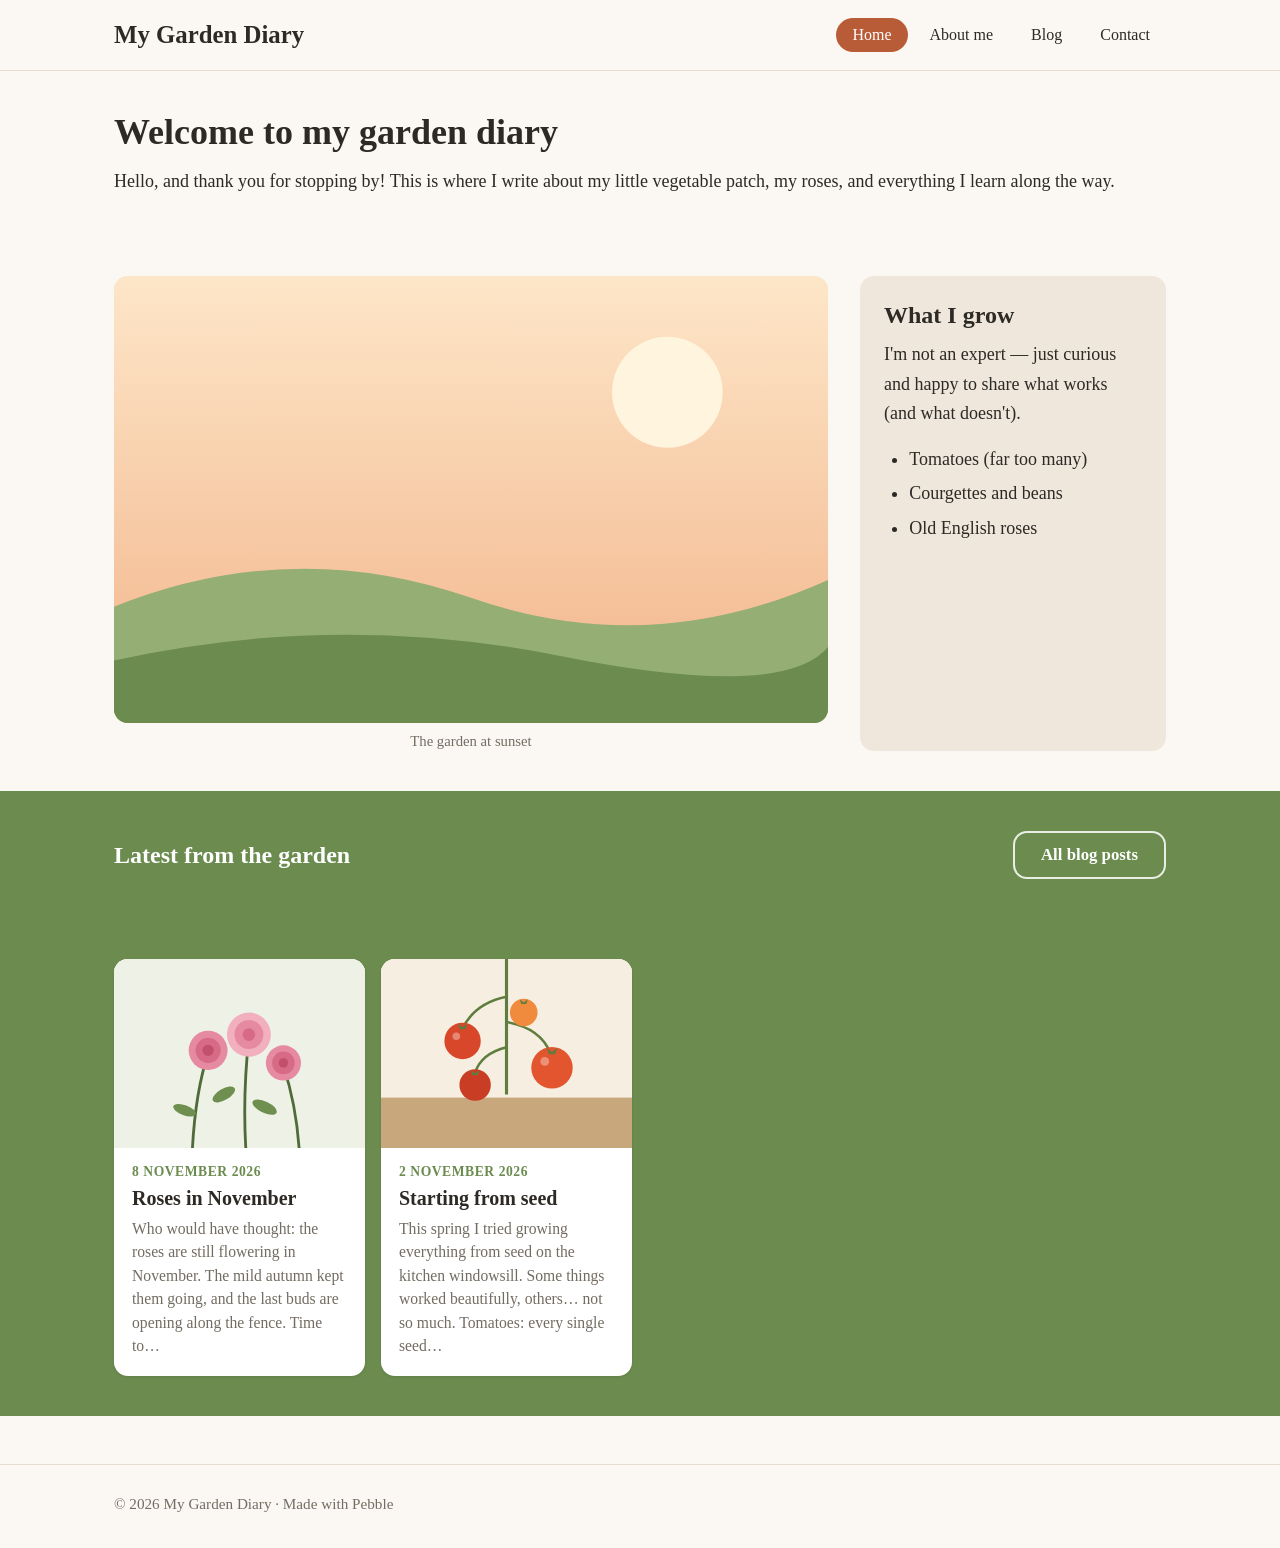
<file: example-site/index.html>
<!DOCTYPE html>
<html lang="en">
<head>
  <meta charset="utf-8">
  <meta name="viewport" content="width=device-width, initial-scale=1">
  <meta name="generator" content="Pebble">
  <title>Home – My Garden Diary</title>
  <link rel="stylesheet" href="global.css">
</head>
<body class="is-page">
  <!-- Made with Pebble. Pebble edits site.json and rewrites this file from it. -->
  <header class="site-header">
    <section class="page-section">
      <div class="section-columns section-columns--center" style="--columns:42fr 58fr">
        <div class="section-column">
          <div class="block block-site-title">
            <a class="site-title" href="index.html"><span class="site-title__name">My Garden Diary</span></a>
          </div>
        </div>
        <div class="section-column">
          <nav class="block block-menu block-menu--right" aria-label="Site menu">
            <input class="site-menu__toggle" type="checkbox" id="site-menu-1" aria-label="Open the menu"><label class="site-menu__burger" for="site-menu-1" aria-hidden="true"><span></span><span></span><span></span></label><ul class="site-menu"><li><a href="index.html" aria-current="page">Home</a></li><li><a href="about.html">About me</a></li><li><a href="blog.html">Blog</a></li><li><a href="contact.html">Contact</a></li></ul>
          </nav>
        </div>
      </div>
    </section>
  </header>

  <main class="site-main" id="main">
    <section class="page-section">
      <div class="section-columns">
        <div class="section-column">
          <section class="block block-text">
            <div class="block-text__content rich-text"><h2>Welcome to my garden diary</h2><p>Hello, and thank you for stopping by! This is where I write about my little vegetable patch, my roses, and everything I learn along the way.</p></div>
          </section>
        </div>
      </div>
    </section>
    <section class="page-section">
      <div class="section-columns" style="--columns:70fr 30fr">
        <div class="section-column">
          <figure class="block block-image">
            <div class="block-image__media"><img src="assets/images/garden-sunset.svg" alt="The garden at sunset" loading="lazy"></div><figcaption class="block-image__caption">The garden at sunset</figcaption>
          </figure>
        </div>
        <div class="section-column section-column--filled" style="--column-bg:#efe7db">
          <section class="block block-text">
            <div class="block-text__content rich-text"><h3>What I grow</h3><p>I'm not an expert — just curious and happy to share what works (and what doesn't).</p><ul><li>Tomatoes (far too many)</li><li>Courgettes and beans</li><li>Old English roses</li></ul></div>
          </section>
        </div>
      </div>
    </section>
    <section class="page-section page-section--filled page-section--light" style="--section-bg:#6b8b4f">
      <div class="section-columns section-columns--center" style="--columns:67fr 33fr">
        <div class="section-column">
          <section class="block block-text">
            <div class="block-text__content rich-text"><h3>Latest from the garden</h3></div>
          </section>
        </div>
        <div class="section-column">
          <div class="block block-button block-button--right">
            <a class="block-button__link block-button__link--secondary" href="blog.html">All blog posts</a>
          </div>
        </div>
      </div>
    </section>
    <section class="page-section page-section--filled page-section--light" style="--section-bg:#6b8b4f">
      <div class="section-columns">
        <div class="section-column">
          <section class="block block-blog-feed">
            <div class="blog-feed">
              <a class="blog-card" href="blog/roses-in-november.html"><div class="blog-card__media"><img src="assets/images/roses.svg" alt="" loading="lazy"></div><div class="blog-card__body"><time class="blog-card__date" datetime="2026-11-08">8 November 2026</time><h3 class="blog-card__title">Roses in November</h3><p class="blog-card__excerpt">Who would have thought: the roses are still flowering in November. The mild autumn kept them going, and the last buds are opening along the fence. Time to…</p></div></a>
              <a class="blog-card" href="blog/starting-from-seed.html"><div class="blog-card__media"><img src="assets/images/tomatoes.svg" alt="" loading="lazy"></div><div class="blog-card__body"><time class="blog-card__date" datetime="2026-11-02">2 November 2026</time><h3 class="blog-card__title">Starting from seed</h3><p class="blog-card__excerpt">This spring I tried growing everything from seed on the kitchen windowsill. Some things worked beautifully, others… not so much. Tomatoes: every single seed…</p></div></a>
            </div>
          </section>
        </div>
      </div>
    </section>
  </main>

  <footer class="site-footer">
    <section class="page-section">
      <div class="section-columns">
        <div class="section-column">
          <section class="block block-text">
            <div class="block-text__content rich-text"><p>© 2026 My Garden Diary · Made with Pebble</p></div>
          </section>
        </div>
      </div>
    </section>
  </footer>
</body>
</html>
</file>
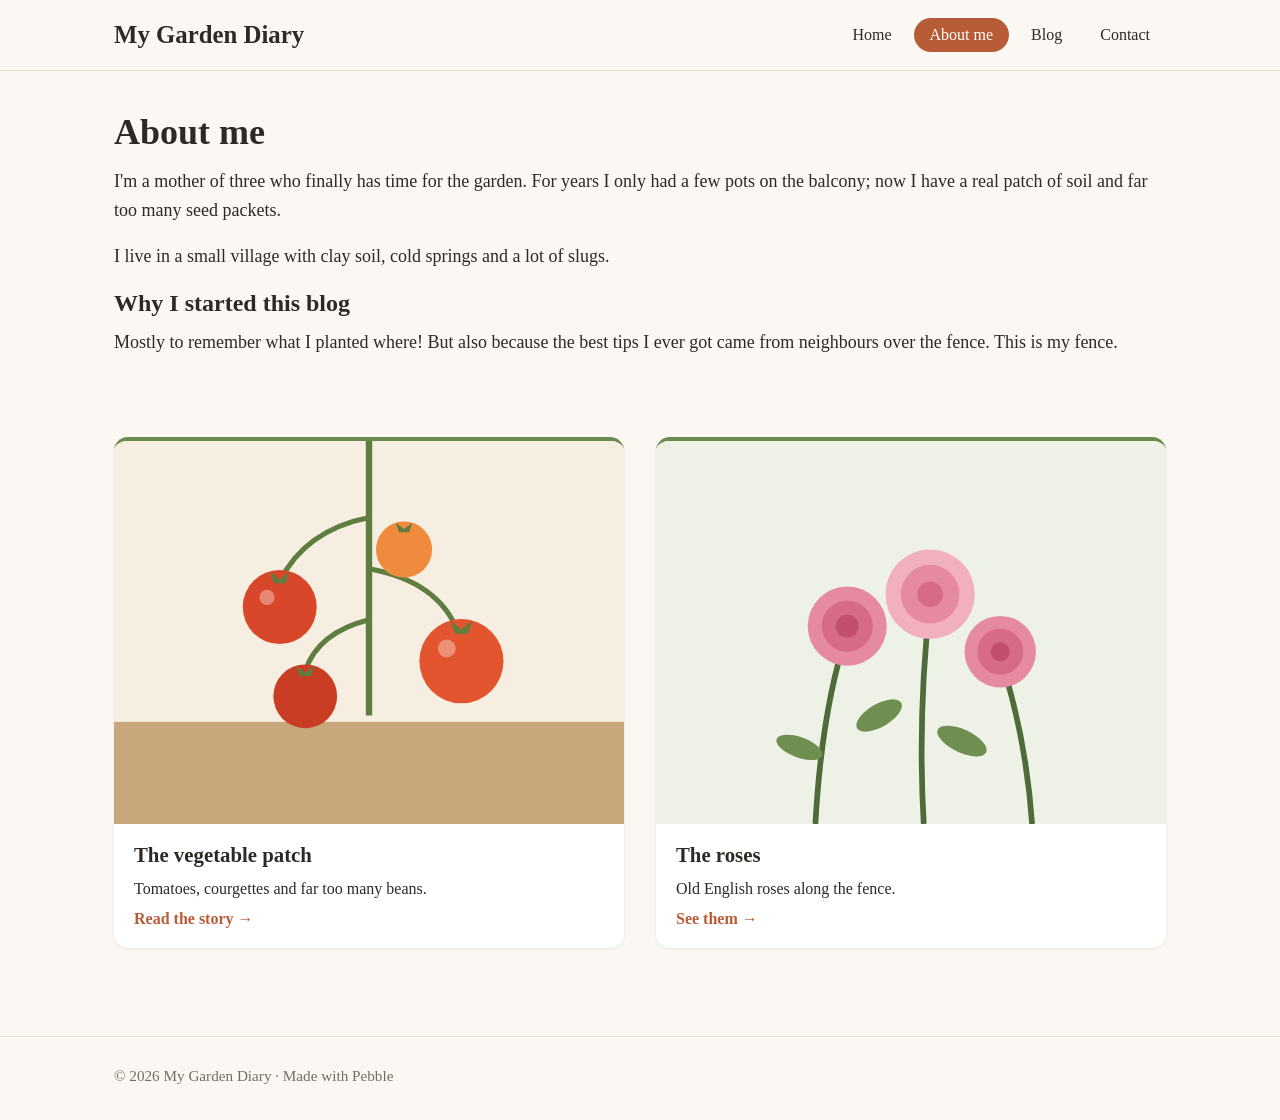
<file: example-site/about.html>
<!DOCTYPE html>
<html lang="en">
<head>
  <meta charset="utf-8">
  <meta name="viewport" content="width=device-width, initial-scale=1">
  <meta name="generator" content="Pebble">
  <title>About me – My Garden Diary</title>
  <link rel="stylesheet" href="global.css">
</head>
<body class="is-page">
  <!-- Made with Pebble. Pebble edits site.json and rewrites this file from it. -->
  <header class="site-header">
    <section class="page-section">
      <div class="section-columns section-columns--center" style="--columns:42fr 58fr">
        <div class="section-column">
          <div class="block block-site-title">
            <a class="site-title" href="index.html"><span class="site-title__name">My Garden Diary</span></a>
          </div>
        </div>
        <div class="section-column">
          <nav class="block block-menu block-menu--right" aria-label="Site menu">
            <input class="site-menu__toggle" type="checkbox" id="site-menu-1" aria-label="Open the menu"><label class="site-menu__burger" for="site-menu-1" aria-hidden="true"><span></span><span></span><span></span></label><ul class="site-menu"><li><a href="index.html">Home</a></li><li><a href="about.html" aria-current="page">About me</a></li><li><a href="blog.html">Blog</a></li><li><a href="contact.html">Contact</a></li></ul>
          </nav>
        </div>
      </div>
    </section>
  </header>

  <main class="site-main" id="main">
    <section class="page-section">
      <div class="section-columns">
        <div class="section-column">
          <section class="block block-text">
            <div class="block-text__content rich-text"><h2>About me</h2><p>I'm a mother of three who finally has time for the garden. For years I only had a few pots on the balcony; now I have a real patch of soil and far too many seed packets.</p><p>I live in a small village with clay soil, cold springs and a lot of slugs.</p></div>
          </section>
          <section class="block block-text">
            <div class="block-text__content rich-text"><h3>Why I started this blog</h3><p>Mostly to remember what I planted where! But also because the best tips I ever got came from neighbours over the fence. This is my fence.</p></div>
          </section>
        </div>
      </div>
    </section>
    <section class="page-section">
      <div class="section-columns" style="--columns:50fr 50fr">
        <div class="section-column">
          <article class="block block-card">
            <div class="block-card__media"><img src="assets/images/tomatoes.svg" alt="" loading="lazy"></div><div class="block-card__body"><h3 class="block-card__title">The vegetable patch</h3><div class="block-card__text rich-text"><p>Tomatoes, courgettes and far too many beans.</p></div><a class="block-card__link" href="blog/starting-from-seed.html">Read the story</a></div>
          </article>
        </div>
        <div class="section-column">
          <article class="block block-card">
            <div class="block-card__media"><img src="assets/images/roses.svg" alt="" loading="lazy"></div><div class="block-card__body"><h3 class="block-card__title">The roses</h3><div class="block-card__text rich-text"><p>Old English roses along the fence.</p></div><a class="block-card__link" href="blog/roses-in-november.html">See them</a></div>
          </article>
        </div>
      </div>
    </section>
  </main>

  <footer class="site-footer">
    <section class="page-section">
      <div class="section-columns">
        <div class="section-column">
          <section class="block block-text">
            <div class="block-text__content rich-text"><p>© 2026 My Garden Diary · Made with Pebble</p></div>
          </section>
        </div>
      </div>
    </section>
  </footer>
</body>
</html>
</file>
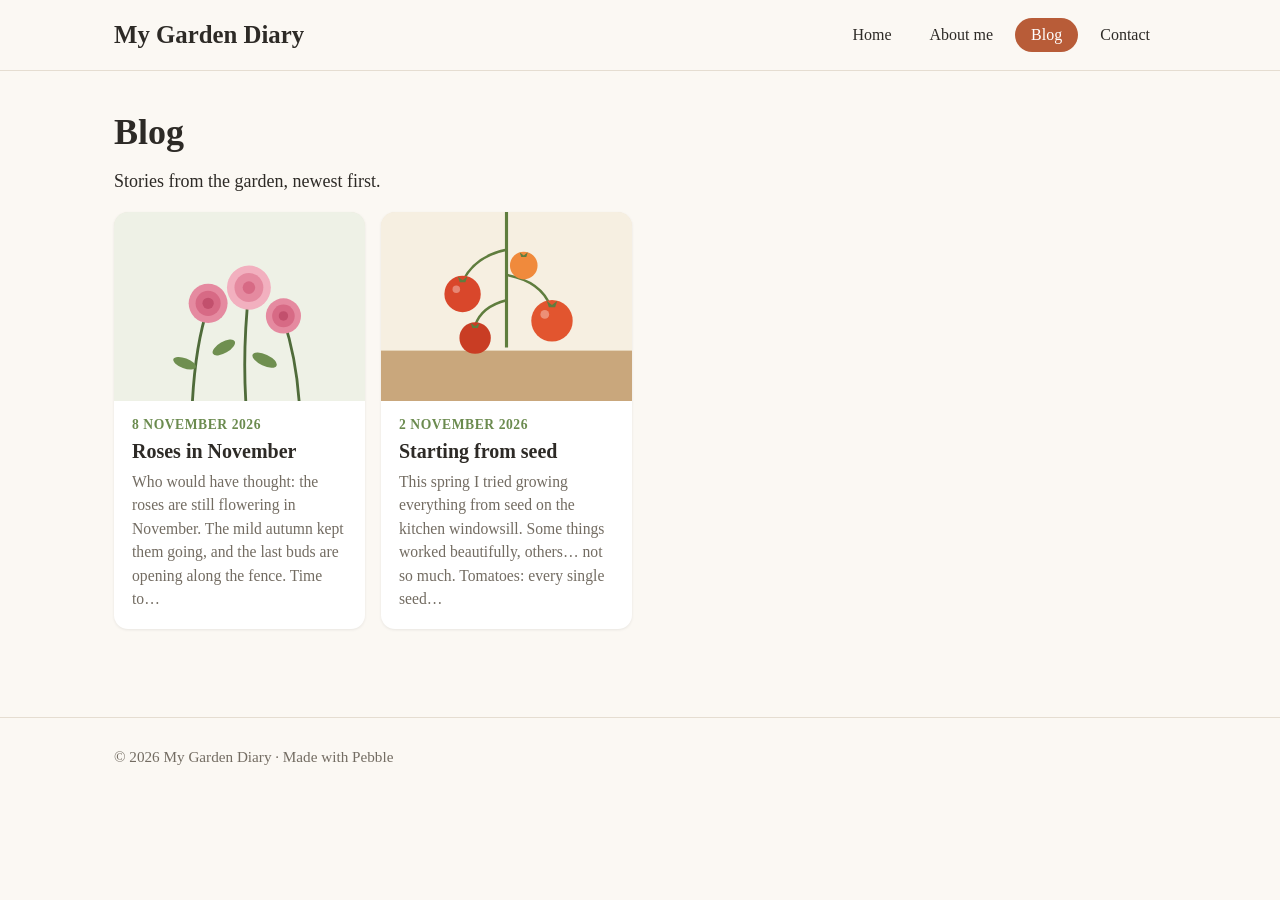
<file: example-site/blog.html>
<!DOCTYPE html>
<html lang="en">
<head>
  <meta charset="utf-8">
  <meta name="viewport" content="width=device-width, initial-scale=1">
  <meta name="generator" content="Pebble">
  <title>Blog – My Garden Diary</title>
  <link rel="stylesheet" href="global.css">
</head>
<body class="is-page">
  <!-- Made with Pebble. Pebble edits site.json and rewrites this file from it. -->
  <header class="site-header">
    <section class="page-section">
      <div class="section-columns section-columns--center" style="--columns:42fr 58fr">
        <div class="section-column">
          <div class="block block-site-title">
            <a class="site-title" href="index.html"><span class="site-title__name">My Garden Diary</span></a>
          </div>
        </div>
        <div class="section-column">
          <nav class="block block-menu block-menu--right" aria-label="Site menu">
            <input class="site-menu__toggle" type="checkbox" id="site-menu-1" aria-label="Open the menu"><label class="site-menu__burger" for="site-menu-1" aria-hidden="true"><span></span><span></span><span></span></label><ul class="site-menu"><li><a href="index.html">Home</a></li><li><a href="about.html">About me</a></li><li><a href="blog.html" aria-current="page">Blog</a></li><li><a href="contact.html">Contact</a></li></ul>
          </nav>
        </div>
      </div>
    </section>
  </header>

  <main class="site-main" id="main">
    <section class="page-section">
      <div class="section-columns">
        <div class="section-column">
          <section class="block block-text">
            <div class="block-text__content rich-text"><h2>Blog</h2><p>Stories from the garden, newest first.</p></div>
          </section>
          <section class="block block-blog-feed">
            <div class="blog-feed">
              <a class="blog-card" href="blog/roses-in-november.html"><div class="blog-card__media"><img src="assets/images/roses.svg" alt="" loading="lazy"></div><div class="blog-card__body"><time class="blog-card__date" datetime="2026-11-08">8 November 2026</time><h3 class="blog-card__title">Roses in November</h3><p class="blog-card__excerpt">Who would have thought: the roses are still flowering in November. The mild autumn kept them going, and the last buds are opening along the fence. Time to…</p></div></a>
              <a class="blog-card" href="blog/starting-from-seed.html"><div class="blog-card__media"><img src="assets/images/tomatoes.svg" alt="" loading="lazy"></div><div class="blog-card__body"><time class="blog-card__date" datetime="2026-11-02">2 November 2026</time><h3 class="blog-card__title">Starting from seed</h3><p class="blog-card__excerpt">This spring I tried growing everything from seed on the kitchen windowsill. Some things worked beautifully, others… not so much. Tomatoes: every single seed…</p></div></a>
            </div>
          </section>
        </div>
      </div>
    </section>
  </main>

  <footer class="site-footer">
    <section class="page-section">
      <div class="section-columns">
        <div class="section-column">
          <section class="block block-text">
            <div class="block-text__content rich-text"><p>© 2026 My Garden Diary · Made with Pebble</p></div>
          </section>
        </div>
      </div>
    </section>
  </footer>
</body>
</html>
</file>
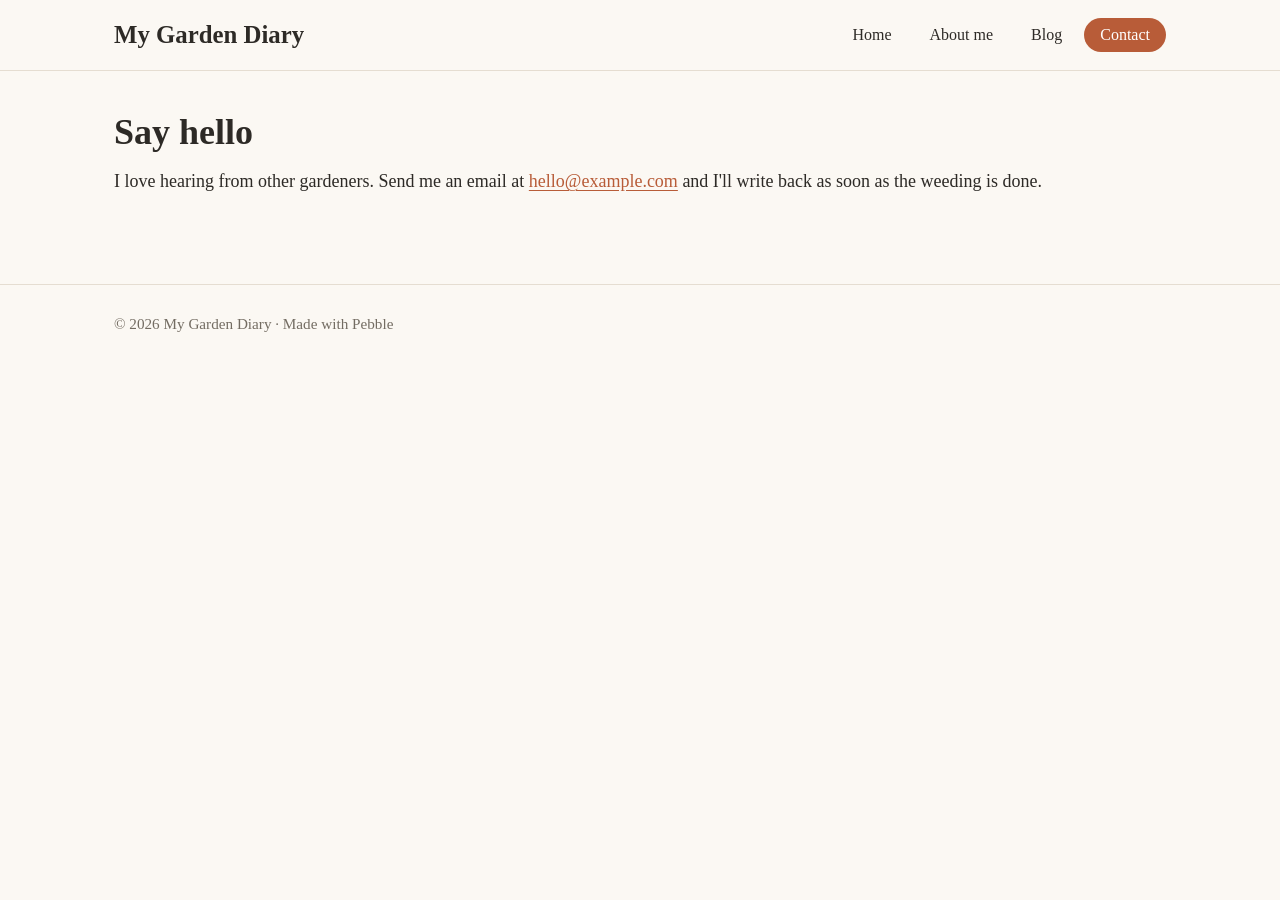
<file: example-site/contact.html>
<!DOCTYPE html>
<html lang="en">
<head>
  <meta charset="utf-8">
  <meta name="viewport" content="width=device-width, initial-scale=1">
  <meta name="generator" content="Pebble">
  <title>Contact – My Garden Diary</title>
  <link rel="stylesheet" href="global.css">
</head>
<body class="is-page">
  <!-- Made with Pebble. Pebble edits site.json and rewrites this file from it. -->
  <header class="site-header">
    <section class="page-section">
      <div class="section-columns section-columns--center" style="--columns:42fr 58fr">
        <div class="section-column">
          <div class="block block-site-title">
            <a class="site-title" href="index.html"><span class="site-title__name">My Garden Diary</span></a>
          </div>
        </div>
        <div class="section-column">
          <nav class="block block-menu block-menu--right" aria-label="Site menu">
            <input class="site-menu__toggle" type="checkbox" id="site-menu-1" aria-label="Open the menu"><label class="site-menu__burger" for="site-menu-1" aria-hidden="true"><span></span><span></span><span></span></label><ul class="site-menu"><li><a href="index.html">Home</a></li><li><a href="about.html">About me</a></li><li><a href="blog.html">Blog</a></li><li><a href="contact.html" aria-current="page">Contact</a></li></ul>
          </nav>
        </div>
      </div>
    </section>
  </header>

  <main class="site-main" id="main">
    <section class="page-section">
      <div class="section-columns">
        <div class="section-column">
          <section class="block block-text">
            <div class="block-text__content rich-text"><h2>Say hello</h2><p>I love hearing from other gardeners. Send me an email at <a href="mailto:hello@example.com">hello@example.com</a> and I'll write back as soon as the weeding is done.</p></div>
          </section>
        </div>
      </div>
    </section>
  </main>

  <footer class="site-footer">
    <section class="page-section">
      <div class="section-columns">
        <div class="section-column">
          <section class="block block-text">
            <div class="block-text__content rich-text"><p>© 2026 My Garden Diary · Made with Pebble</p></div>
          </section>
        </div>
      </div>
    </section>
  </footer>
</body>
</html>
</file>
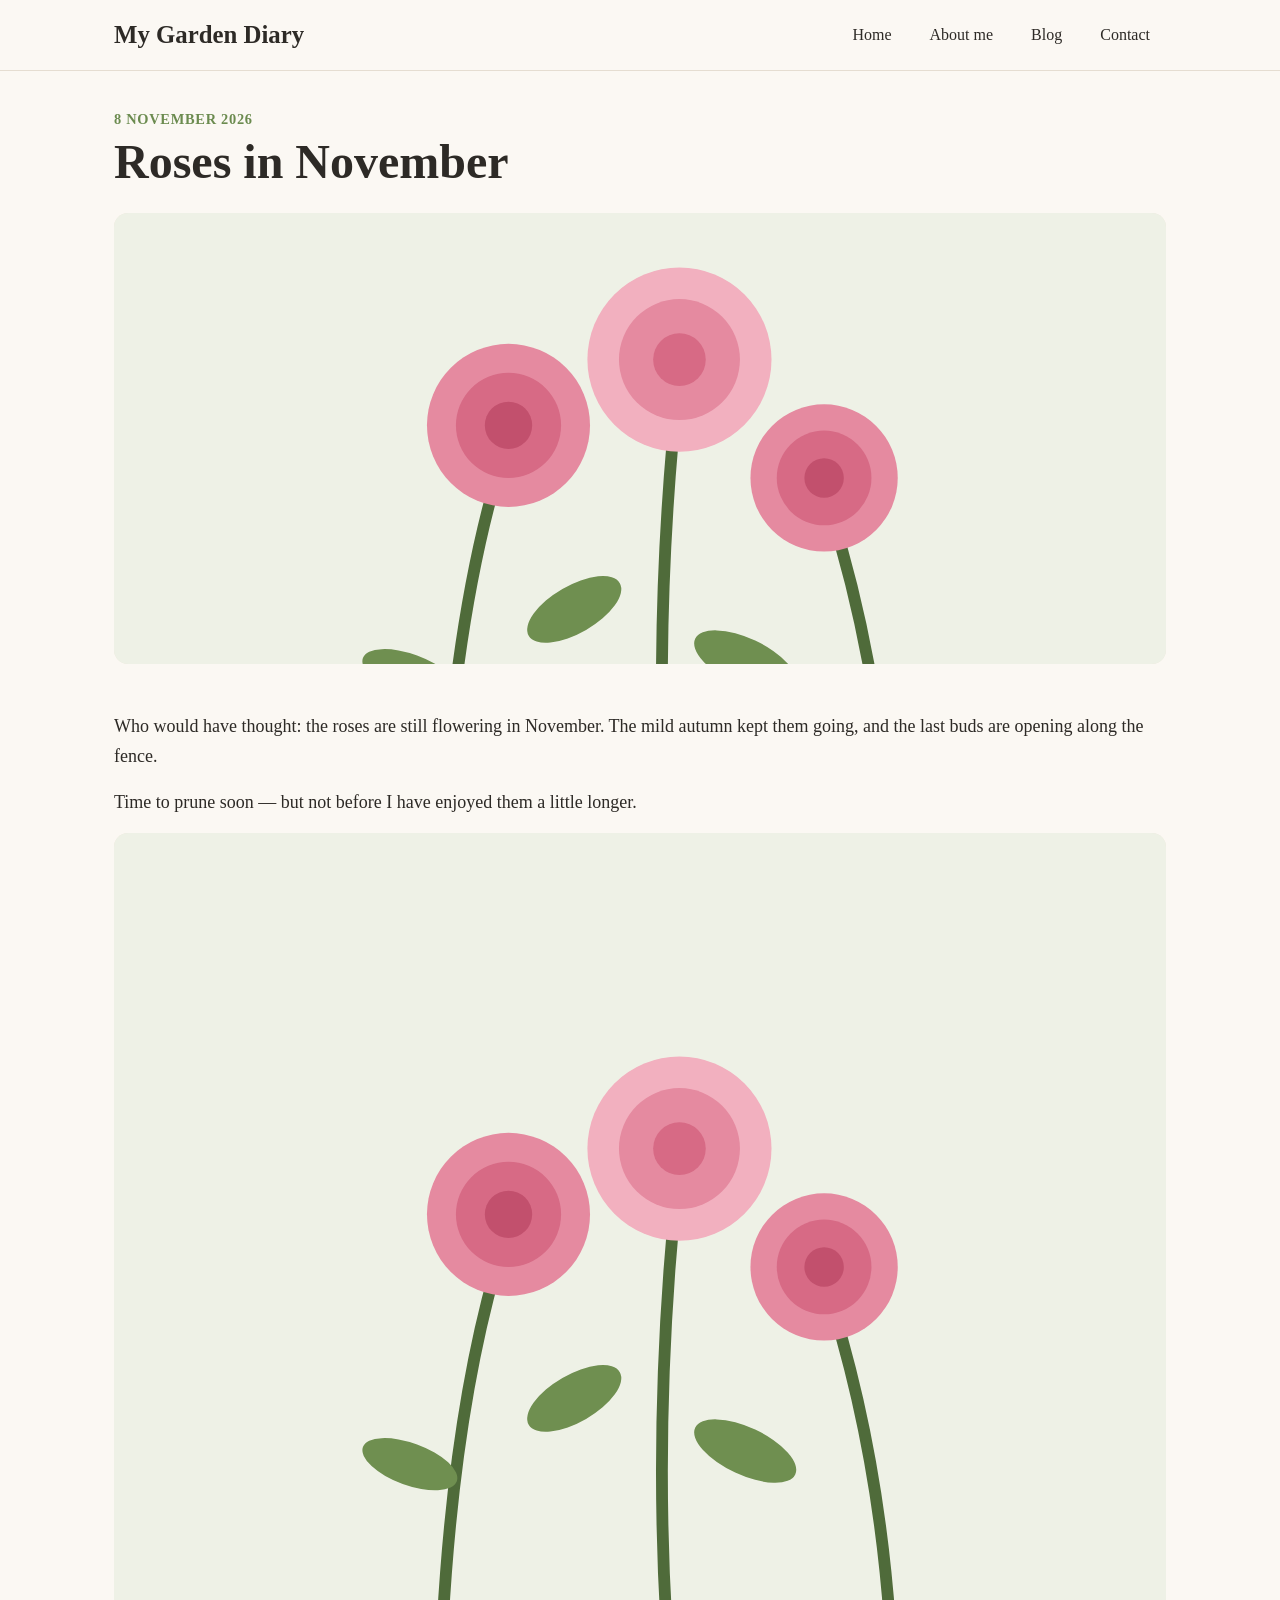
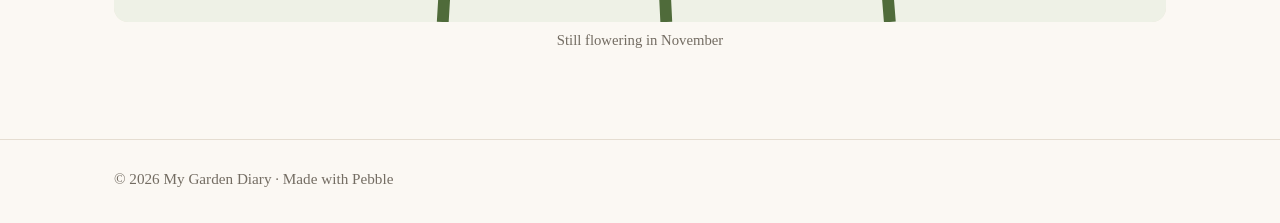
<file: example-site/blog/roses-in-november.html>
<!DOCTYPE html>
<html lang="en">
<head>
  <meta charset="utf-8">
  <meta name="viewport" content="width=device-width, initial-scale=1">
  <meta name="generator" content="Pebble">
  <title>Roses in November – My Garden Diary</title>
  <meta name="description" content="Who would have thought: the roses are still flowering in November. The mild autumn kept them going, and the last buds are opening along the fence. Time to…">
  <link rel="stylesheet" href="../global.css">
</head>
<body class="is-post">
  <!-- Made with Pebble. Pebble edits site.json and rewrites this file from it. -->
  <header class="site-header">
    <section class="page-section">
      <div class="section-columns section-columns--center" style="--columns:42fr 58fr">
        <div class="section-column">
          <div class="block block-site-title">
            <a class="site-title" href="../index.html"><span class="site-title__name">My Garden Diary</span></a>
          </div>
        </div>
        <div class="section-column">
          <nav class="block block-menu block-menu--right" aria-label="Site menu">
            <input class="site-menu__toggle" type="checkbox" id="site-menu-1" aria-label="Open the menu"><label class="site-menu__burger" for="site-menu-1" aria-hidden="true"><span></span><span></span><span></span></label><ul class="site-menu"><li><a href="../index.html">Home</a></li><li><a href="../about.html">About me</a></li><li><a href="../blog.html">Blog</a></li><li><a href="../contact.html">Contact</a></li></ul>
          </nav>
        </div>
      </div>
    </section>
  </header>

  <main class="site-main" id="main">
    <header class="post-header">
      <p class="post-header__date"><time datetime="2026-11-08">8 November 2026</time></p>
      <h1 class="post-header__title">Roses in November</h1>
      <figure class="post-header__cover"><img src="../assets/images/roses.svg" alt=""></figure>
    </header>
    <section class="page-section">
      <div class="section-columns">
        <div class="section-column">
          <section class="block block-text">
            <div class="block-text__content rich-text"><p>Who would have thought: the roses are still flowering in November. The mild autumn kept them going, and the last buds are opening along the fence.</p><p>Time to prune soon — but not before I have enjoyed them a little longer.</p></div>
          </section>
          <figure class="block block-image">
            <div class="block-image__media"><img src="../assets/images/roses.svg" alt="Still flowering in November" loading="lazy"></div><figcaption class="block-image__caption">Still flowering in November</figcaption>
          </figure>
        </div>
      </div>
    </section>
  </main>

  <footer class="site-footer">
    <section class="page-section">
      <div class="section-columns">
        <div class="section-column">
          <section class="block block-text">
            <div class="block-text__content rich-text"><p>© 2026 My Garden Diary · Made with Pebble</p></div>
          </section>
        </div>
      </div>
    </section>
  </footer>
</body>
</html>
</file>
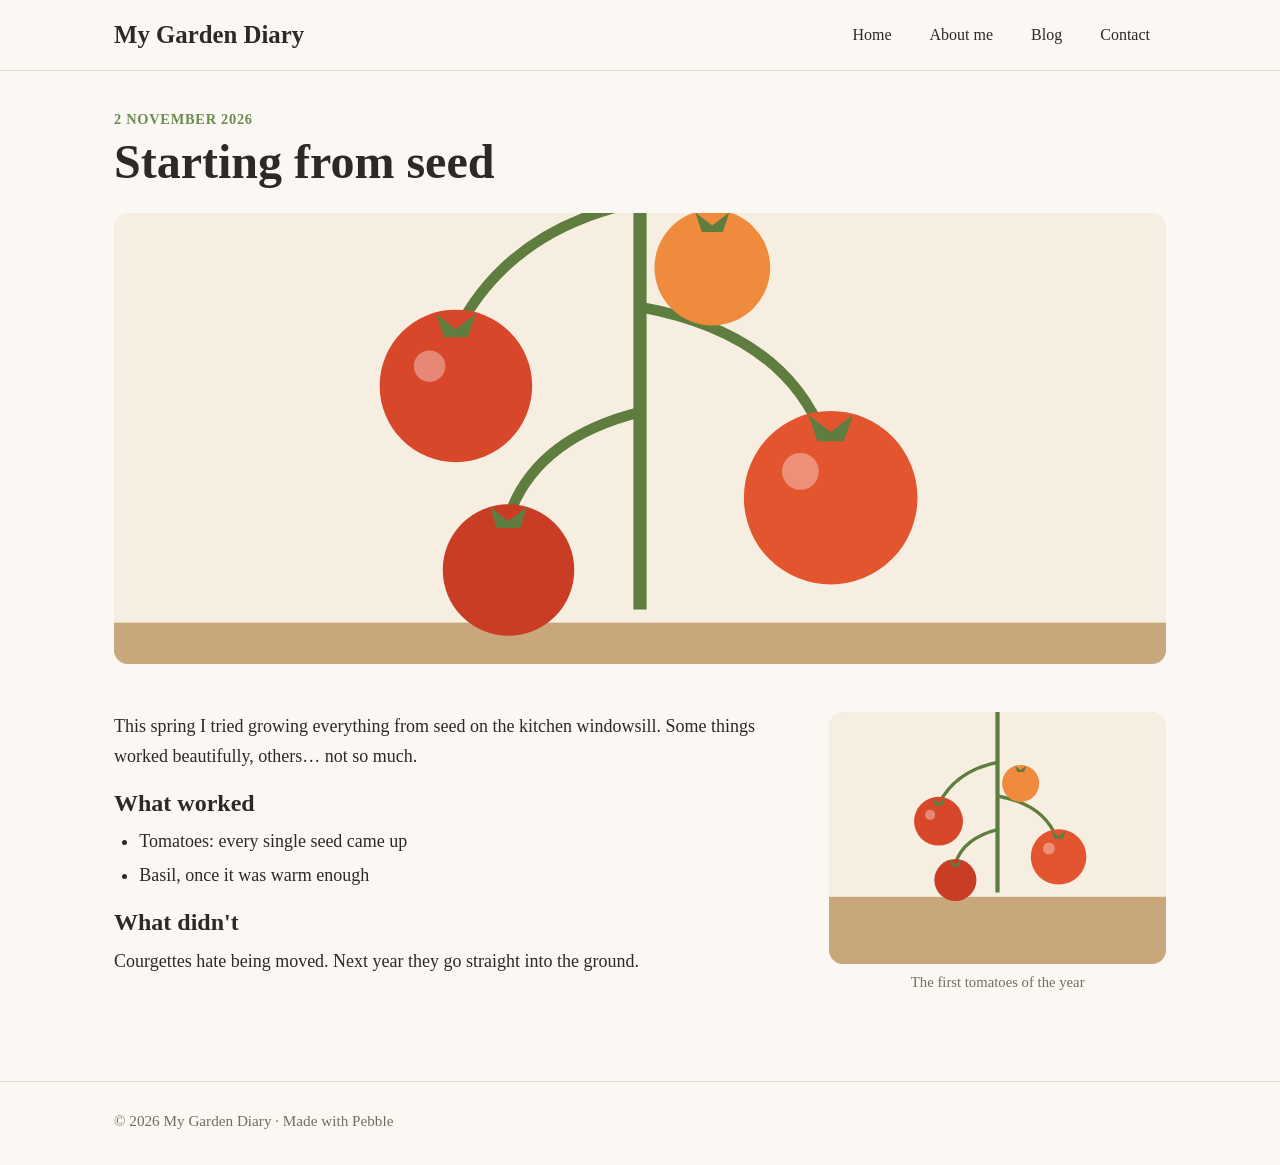
<file: example-site/blog/starting-from-seed.html>
<!DOCTYPE html>
<html lang="en">
<head>
  <meta charset="utf-8">
  <meta name="viewport" content="width=device-width, initial-scale=1">
  <meta name="generator" content="Pebble">
  <title>Starting from seed – My Garden Diary</title>
  <meta name="description" content="This spring I tried growing everything from seed on the kitchen windowsill. Some things worked beautifully, others… not so much. Tomatoes: every single seed…">
  <link rel="stylesheet" href="../global.css">
</head>
<body class="is-post">
  <!-- Made with Pebble. Pebble edits site.json and rewrites this file from it. -->
  <header class="site-header">
    <section class="page-section">
      <div class="section-columns section-columns--center" style="--columns:42fr 58fr">
        <div class="section-column">
          <div class="block block-site-title">
            <a class="site-title" href="../index.html"><span class="site-title__name">My Garden Diary</span></a>
          </div>
        </div>
        <div class="section-column">
          <nav class="block block-menu block-menu--right" aria-label="Site menu">
            <input class="site-menu__toggle" type="checkbox" id="site-menu-1" aria-label="Open the menu"><label class="site-menu__burger" for="site-menu-1" aria-hidden="true"><span></span><span></span><span></span></label><ul class="site-menu"><li><a href="../index.html">Home</a></li><li><a href="../about.html">About me</a></li><li><a href="../blog.html">Blog</a></li><li><a href="../contact.html">Contact</a></li></ul>
          </nav>
        </div>
      </div>
    </section>
  </header>

  <main class="site-main" id="main">
    <header class="post-header">
      <p class="post-header__date"><time datetime="2026-11-02">2 November 2026</time></p>
      <h1 class="post-header__title">Starting from seed</h1>
      <figure class="post-header__cover"><img src="../assets/images/tomatoes.svg" alt=""></figure>
    </header>
    <section class="page-section">
      <div class="section-columns" style="--columns:67fr 33fr">
        <div class="section-column">
          <section class="block block-text">
            <div class="block-text__content rich-text"><p>This spring I tried growing everything from seed on the kitchen windowsill. Some things worked beautifully, others… not so much.</p><h3>What worked</h3><ul><li>Tomatoes: every single seed came up</li><li>Basil, once it was warm enough</li></ul><h3>What didn't</h3><p>Courgettes hate being moved. Next year they go straight into the ground.</p></div>
          </section>
        </div>
        <div class="section-column">
          <figure class="block block-image">
            <div class="block-image__media"><img src="../assets/images/tomatoes.svg" alt="The first tomatoes of the year" loading="lazy"></div><figcaption class="block-image__caption">The first tomatoes of the year</figcaption>
          </figure>
        </div>
      </div>
    </section>
  </main>

  <footer class="site-footer">
    <section class="page-section">
      <div class="section-columns">
        <div class="section-column">
          <section class="block block-text">
            <div class="block-text__content rich-text"><p>© 2026 My Garden Diary · Made with Pebble</p></div>
          </section>
        </div>
      </div>
    </section>
  </footer>
</body>
</html>
</file>
<file: example-site/global.css>
/* Made by Pebble from your Site Settings. Pebble rewrites this file:
   put your own CSS in theme.css instead (Site Settings → Advanced). */
:root {
  --primary-color: #b85c38;
  --secondary-color: #6b8b4f;
  --border-radius: 14px;
  --font-family: Georgia, "Iowan Old Style", "Times New Roman", serif;
  --block-spacing: 16px;
  --text-title-font: var(--font-family);
  --text-title-size: 48px;
  --text-title-line-height: 1.15;
  --text-title-weight: 700;
  --text-heading-font: var(--font-family);
  --text-heading-size: 36px;
  --text-heading-line-height: 1.2;
  --text-heading-weight: 600;
  --text-subheading-font: var(--font-family);
  --text-subheading-size: 24px;
  --text-subheading-line-height: 1.3;
  --text-subheading-weight: 600;
  --text-paragraph-font: var(--font-family);
  --text-paragraph-size: 18px;
  --text-paragraph-line-height: 1.65;
  --text-paragraph-weight: 400;
  --text-small-font: var(--font-family);
  --text-small-size: 14px;
  --text-small-line-height: 1.5;
  --text-small-weight: 400;
}

/* ==========================================================================
   Pebble base stylesheet — becomes the body of every website's global.css.

   global.css = ":root { …five design variables from Site Settings… }" + this file.
   Everything here reads those variables, so changing a colour or the
   roundness in Site Settings restyles the whole website.

   DEVELOPERS: don't edit global.css (Pebble rewrites it). Put your own rules
   in theme.css (Site Settings → Advanced); it loads after this file. The
   markup is plain and stable:

     .site-header(--hero)  .site-hero  .site-main  .site-footer  .post-header
     section.page-section(--filled|--light)  .page-section__bg  .page-section__overlay
       .section-columns(--center|--bottom)  [--columns: 70fr 30fr]
         .section-column(--filled)           [--column-bg]  a 12-column grid
           .block  [grid-column: span 6 = half the column]  .block-text  .block-image(--cropped)  .block-card(--outline|--shadow|--none)
           .block-button  .block-blog-feed  .block-embed  .block-site-title  .block-menu
     .rich-text h1/h2/h3/p/.text-small  .align-*  mark.hl-*
     .site-title__logo  .site-title__name  .site-menu__burger

   Design variables (from Site Settings): --primary-color --secondary-color
   --border-radius --font-family --block-spacing, and per text style
   --text-{title|heading|subheading|paragraph|small}-{font|size|line-height|weight}.
   ========================================================================== */

:root {
  /* Fixed colours (the two brand colours come from Site Settings). */
  --page-bg: #fbf8f3;
  --text-color: #2d2a26;
  --muted-color: #736c62;
  --soft-color: #efe7db;
  --line-color: #e5ddd1;

  --page-width: 1100px;
}

*,
*::before,
*::after { box-sizing: border-box; }

html { -webkit-text-size-adjust: 100%; }

body {
  margin: 0;
  background: var(--page-bg);
  color: var(--text-color);
  font-family: var(--font-family);
}

img { max-width: 100%; }

/* ---------- Sections and columns ----------
   A page is a stack of sections. A section's background runs edge to edge;
   its columns sit side by side inside the page width (--columns: 70fr 30fr)
   and blocks stack top to bottom inside a column. */

.block { margin: 0; min-width: 0; }

.site-header { position: relative; border-bottom: 1px solid var(--line-color); }
.site-main { padding: 0 0 48px; }
.site-footer { border-top: 1px solid var(--line-color); color: var(--muted-color); font-size: 0.95rem; }

.page-section { position: relative; background: var(--section-bg, transparent); padding: calc(var(--block-spacing) * 2.5) 0; }
.site-header .page-section { padding: 18px 0; }
.site-footer .page-section { padding: 26px 0 32px; }
.page-section__bg { position: absolute; inset: 0; z-index: 0; }
.page-section__bg img { width: 100%; height: 100%; object-fit: cover; display: block; }
.page-section__overlay { position: absolute; inset: 0; z-index: 0; }

.section-columns {
  position: relative;
  z-index: 1;
  max-width: var(--page-width);
  margin: 0 auto;
  padding: 0 calc(var(--block-spacing) + 8px);
  display: grid;
  grid-template-columns: var(--columns, minmax(0, 1fr));
  gap: calc(var(--block-spacing) * 2);
  align-items: start;
}
.section-columns--center { align-items: center; }
.section-columns--bottom { align-items: end; }
/* Each column is a 12-column grid: a block spans all 12 (full width) unless
   it says otherwise (style="grid-column:span 6" = half). Blocks fill a row
   left to right, then wrap to the next row. */
.section-column {
  min-width: 0;
  display: grid;
  grid-template-columns: repeat(12, minmax(0, 1fr));
  gap: var(--block-spacing);
  align-content: start;
}
.section-column > .block { grid-column: span 12; }
.section-column--filled { background: var(--column-bg); padding: calc(var(--block-spacing) * 1.5); border-radius: var(--border-radius); align-self: stretch; }

/* "Light text" sections (for dark backgrounds) */
.page-section--light { color: #fff; }
.page-section--light .rich-text, .page-section--light .rich-text h1, .page-section--light .rich-text h2,
.page-section--light .rich-text h3, .page-section--light .block-image__caption { color: #fff; }
.page-section--light .rich-text a { color: #fff; }
.page-section--light .block-button__link--secondary { color: #fff; border-color: rgba(255, 255, 255, .85); }
.page-section--light .block-button__link--secondary:hover { background: rgba(255, 255, 255, .15); }
.page-section--light .section-column--filled { color: var(--text-color); }
.page-section--light .section-column--filled .rich-text, .page-section--light .section-column--filled .rich-text :is(h1, h2, h3, a) { color: var(--text-color); }

/* ---------- Rich text (text blocks, card text) ---------- */

.rich-text {
  font-family: var(--text-paragraph-font, var(--font-family));
  font-size: var(--text-paragraph-size, 18px);
  line-height: var(--text-paragraph-line-height, 1.65);
  font-weight: var(--text-paragraph-weight, 400);
  overflow-wrap: break-word;
}
.rich-text > :first-child { margin-top: 0; }
.rich-text > :last-child { margin-bottom: 0; }
.rich-text p { margin: 0 0 0.9em; }
.rich-text h1,
.rich-text h2,
.rich-text h3 { color: inherit; }

/* The five text styles (Site Settings → Text styles):
   Main Heading = h1, Heading = h2, Subheading = h3, Paragraph = p, Small text = p.text-small */
.rich-text h1 { font-family: var(--text-title-font, var(--font-family)); font-size: var(--text-title-size); line-height: var(--text-title-line-height); font-weight: var(--text-title-weight); margin: 0.1em 0 0.35em; }
.rich-text h2 { font-family: var(--text-heading-font, var(--font-family)); font-size: var(--text-heading-size); line-height: var(--text-heading-line-height); font-weight: var(--text-heading-weight); margin: 0.2em 0 0.35em; }
.rich-text h3 { font-family: var(--text-subheading-font, var(--font-family)); font-size: var(--text-subheading-size); line-height: var(--text-subheading-line-height); font-weight: var(--text-subheading-weight); margin: 0.6em 0 0.35em; }
.rich-text .text-small { font-family: var(--text-small-font, var(--font-family)); font-size: var(--text-small-size); line-height: var(--text-small-line-height); font-weight: var(--text-small-weight); }

/* Alignment and highlights from the text toolbar */
.align-center { text-align: center; }
.align-right { text-align: right; }
.align-justify { text-align: justify; }
mark { color: inherit; padding: 0 .12em; border-radius: .2em; background: #fff1a8; }
.hl-yellow { background: #fff1a8; }
.hl-green { background: #c8f2c2; }
.hl-blue { background: #cfe4ff; }
.hl-pink { background: #ffd1e1; }
.hl-orange { background: #ffdcb5; }
.rich-text a { color: var(--primary-color); text-underline-offset: 3px; }
.rich-text ul,
.rich-text ol { margin: 0 0 0.9em; padding-left: 1.4em; }
.rich-text li { margin-bottom: 0.25em; }
.rich-text blockquote { margin: 0 0 0.9em; padding-left: 1em; border-left: 3px solid var(--secondary-color); color: var(--muted-color); font-style: italic; }
.site-footer .rich-text { font-size: 0.95rem; }

/* ---------- Photo ---------- */

.block-image { display: flex; flex-direction: column; gap: 8px; }
.block-image__media {
  position: relative;
  border-radius: var(--block-radius, var(--border-radius));
  overflow: hidden;
  background: var(--soft-color);
}
.block-image__link { display: block; }
.block-image__media img { width: 100%; height: auto; display: block; }
/* A chosen shape (16:9, square …): the photo is cropped to fill it. */
.block-image--cropped .block-image__media { aspect-ratio: var(--ratio); }
.block-image--cropped .block-image__media img, .block-image--cropped .block-image__link { width: 100%; height: 100%; object-fit: cover; }
.block-image__caption { font-size: 0.92rem; line-height: 1.4; color: var(--muted-color); text-align: center; }
.block-image--empty { display: none; }

/* ---------- Card: photo + title + text (+ link) ---------- */

.block-card {
  display: flex;
  flex-direction: column;
  overflow: hidden;
  background: var(--card-bg, #fff);
  color: var(--card-text, inherit);
  border-radius: var(--border-radius);
  box-shadow: 0 1px 3px rgba(0, 0, 0, .08);
  border-top: 4px solid var(--secondary-color);
}
/* Card border styles (Inspector → Border) */
.block-card--outline { border: 2px solid var(--line-color); box-shadow: none; }
.block-card--shadow { border-top: 0; box-shadow: 0 8px 24px rgba(0, 0, 0, .12); }
.block-card--none { border-top: 0; box-shadow: none; }
.block-card .block-card__title { color: inherit; }
.block-card__media { aspect-ratio: 16 / 10; background: var(--soft-color); }
.block-card__media img { width: 100%; height: 100%; object-fit: cover; display: block; }
.block-card__body { flex: 1; padding: 18px 20px 20px; display: flex; flex-direction: column; gap: 8px; }
.block-card__title { margin: 0; font-size: 1.3rem; line-height: 1.25; }
.block-card__text { font-size: 1rem; }
.block-card__link { margin-top: auto; color: var(--primary-color); font-weight: 600; text-decoration: none; }
.block-card__link:hover { text-decoration: underline; }
.block-card__link::after { content: " →"; }

/* ---------- Button ---------- */

.block-button { display: flex; align-items: center; }
.block-button--left { justify-content: flex-start; }
.block-button--center { justify-content: center; }
.block-button--right { justify-content: flex-end; }
.block-button__link {
  display: inline-flex;
  align-items: center;
  justify-content: center;
  min-height: 48px;
  padding: 12px 26px;
  border-radius: var(--border-radius);
  border: 2px solid var(--primary-color);
  font-weight: 600;
  font-size: 1.05rem;
  text-decoration: none;
  transition: filter .15s;
}
.block-button__link--primary { background: var(--primary-color); color: #fff; }
.block-button__link--secondary { background: transparent; color: var(--primary-color); }
.block-button__link--accent { background: var(--secondary-color); border-color: var(--secondary-color); color: #fff; }
.block-button__link:hover { filter: brightness(0.92); }

/* ---------- Blog feed ---------- */

.blog-feed {
  display: grid;
  grid-template-columns: repeat(auto-fill, minmax(240px, 1fr));
  gap: var(--block-spacing);
}
.blog-card {
  display: flex;
  flex-direction: column;
  overflow: hidden;
  background: #fff;
  border-radius: var(--border-radius);
  box-shadow: 0 1px 3px rgba(0, 0, 0, .08);
  color: var(--text-color);
  text-decoration: none;
  transition: transform .15s, box-shadow .15s;
}
.blog-card:hover { transform: translateY(-3px); box-shadow: 0 10px 24px rgba(0, 0, 0, .1); }
.blog-card__media { aspect-ratio: 16 / 10; background: var(--soft-color); }
.blog-card__media img { width: 100%; height: 100%; object-fit: cover; display: block; }
.blog-card__body { padding: 16px 18px 18px; }
.blog-card__date { display: block; color: var(--secondary-color); font-size: 0.85rem; font-weight: 600; text-transform: uppercase; letter-spacing: .04em; }
.blog-card__title { margin: 6px 0 6px; font-size: 1.25rem; line-height: 1.25; }
.blog-card__excerpt { margin: 0; color: var(--muted-color); font-size: 0.98rem; line-height: 1.5; }
.blog-feed__empty { color: var(--muted-color); }

/* ---------- Blog post page ---------- */

.post-header { max-width: var(--page-width); margin: 40px auto 8px; padding: 0 calc(var(--block-spacing) + 8px); }
.post-header__date { margin: 0 0 6px; color: var(--secondary-color); font-weight: 600; text-transform: uppercase; letter-spacing: .05em; font-size: 0.9rem; }
.post-header__title { margin: 0; font-family: var(--text-title-font, var(--font-family)); font-size: var(--text-title-size); line-height: var(--text-title-line-height); font-weight: var(--text-title-weight); }
.post-header__cover { margin: 24px 0 0; border-radius: var(--border-radius); overflow: hidden; aspect-ratio: 21 / 9; background: var(--soft-color); }
.post-header__cover img { width: 100%; height: 100%; object-fit: cover; display: block; }

/* ---------- Website name & site menu (header parts) ---------- */

.block-site-title { display: flex; align-items: center; }
.site-title { display: inline-flex; align-items: center; gap: 12px; font-size: 1.55rem; font-weight: 700; color: var(--text-color); text-decoration: none; line-height: 1.2; }
.site-title { max-width: 100%; }
.site-title__logo { display: block; width: auto; max-width: 100%; object-fit: contain; flex: none; }
.site-title__name { min-width: 0; overflow-wrap: anywhere; }
.block-menu { display: flex; align-items: center; }
.block-menu--left { justify-content: flex-start; }
.block-menu--center { justify-content: center; }
.block-menu--right { justify-content: flex-end; }
.site-menu { display: flex; flex-wrap: wrap; gap: 4px 6px; margin: 0; padding: 0; list-style: none; }
.site-menu a { display: block; padding: 8px 16px; border-radius: 999px; color: var(--text-color); text-decoration: none; }
.site-menu a:hover { background: var(--soft-color); }
.site-menu a[aria-current="page"] { background: var(--primary-color); color: #fff; }
/* Hamburger (phones only): a hidden checkbox + its label, no JavaScript */
.block-menu { flex-wrap: wrap; }
.site-menu__toggle { position: absolute; opacity: 0; pointer-events: none; width: 1px; height: 1px; }
.site-menu__burger { display: none; }

/* ---------- Hero image (Header settings) ---------- */

/* Below the menu: a wide banner */
.site-hero { overflow: hidden; background: var(--soft-color); }
.site-hero img { display: block; width: 100%; height: 100%; object-fit: cover; }
.site-hero--small { height: 220px; }
.site-hero--medium { height: 360px; }
.site-hero--large { height: 520px; }

/* Behind the menu: the photo fills the header, name and menu sit on top */
.site-header--hero { overflow: hidden; border-bottom: 0; color: #fff; }
.site-header--hero .page-section { position: relative; z-index: 1; }
.site-hero__bg { position: absolute; inset: 0; z-index: 0; }
.site-hero__bg img { width: 100%; height: 100%; object-fit: cover; display: block; }
.site-hero__bg::after { content: ""; position: absolute; inset: 0; background: linear-gradient(to bottom, rgba(0, 0, 0, .55), rgba(0, 0, 0, .1) 60%, rgba(0, 0, 0, .25)); }
.site-header--hero-small { min-height: 240px; }
.site-header--hero-medium { min-height: 380px; }
.site-header--hero-large { min-height: 560px; }
.site-header--hero .site-title,
.site-header--hero .site-menu a,
.site-header--hero .rich-text { color: #fff; text-shadow: 0 1px 8px rgba(0, 0, 0, .35); }
.site-header--hero .site-menu a:hover { background: rgba(255, 255, 255, .18); }

/* ---------- Custom code ---------- */

.block-embed { overflow: hidden; }
.block-embed iframe { max-width: 100%; border: 0; border-radius: var(--border-radius); }

/* ---------- Phones: one simple column, in reading order ---------- */

@media (max-width: 720px) {
  .section-columns { grid-template-columns: minmax(0, 1fr); padding: 0 18px; gap: max(16px, var(--block-spacing)); }
  .section-column > .block { grid-column: 1 / -1 !important; }   /* phones: every block full width */
  .page-section { padding: 28px 0; }
  .site-main { padding: 0 0 56px; }
  /* Header on phones: name/logo on the left, menu button on the right; the
     menu opens as a full-width panel that drops down over the page. */
  .site-header .section-columns { display: flex; flex-wrap: wrap; align-items: center; justify-content: space-between; gap: 10px; }
  .site-header .section-column { flex: 0 1 auto; }
  .site-header .section-column:has(.block-site-title) { flex: 1 1 0; min-width: 0; }
  .site-header .page-section { padding: 12px 0; }
  .site-title { font-size: 1.3rem; }
  .site-header .block-menu { justify-content: flex-end; }
  .site-menu__burger { display: inline-flex; flex-direction: column; justify-content: center; gap: 5px; width: 44px; height: 44px; padding: 10px; cursor: pointer; border-radius: var(--border-radius); }
  .site-menu__burger span { display: block; height: 2px; background: currentColor; border-radius: 2px; transition: transform .2s, opacity .2s; }
  .site-menu__toggle:focus-visible + .site-menu__burger { outline: 3px solid var(--primary-color); }
  .block-menu .site-menu { display: none; position: absolute; left: 0; right: 0; top: 100%; z-index: 30; flex-direction: column; margin: 0; padding: 8px 18px 14px; background: var(--page-bg); border-top: 1px solid var(--line-color); border-bottom: 1px solid var(--line-color); box-shadow: 0 14px 28px rgba(0, 0, 0, .1); }
  /* Footer menus stay a plain list of links. */
  .site-footer .site-menu__burger { display: none; }
  .site-footer .block-menu .site-menu { display: flex; position: static; flex-direction: row; box-shadow: none; border: 0; padding: 0; background: none; }
  .site-footer .site-menu a { padding: 6px 10px; }
  .site-menu__toggle:checked ~ .site-menu { display: flex; }
  .site-menu__toggle:checked + .site-menu__burger span:nth-child(1) { transform: translateY(7px) rotate(45deg); }
  .site-menu__toggle:checked + .site-menu__burger span:nth-child(2) { opacity: 0; }
  .site-menu__toggle:checked + .site-menu__burger span:nth-child(3) { transform: translateY(-7px) rotate(-45deg); }
  .site-menu a { padding: 12px 14px; border-radius: 0; }
  .site-header--hero .block-menu .site-menu { background: rgba(0, 0, 0, .8); }
  .post-header { padding: 0 18px; }
  /* Big headings shrink a little on small screens */
  .rich-text h1, .post-header__title { font-size: calc(var(--text-title-size) * .72); }
  .rich-text h2 { font-size: calc(var(--text-heading-size) * .8); }
  .site-hero--medium, .site-header--hero-medium { height: auto; min-height: 240px; }
  .site-hero--large, .site-header--hero-large { height: auto; min-height: 320px; }
  .site-hero--medium img, .site-hero--large img { min-height: 240px; }
}
</file>
